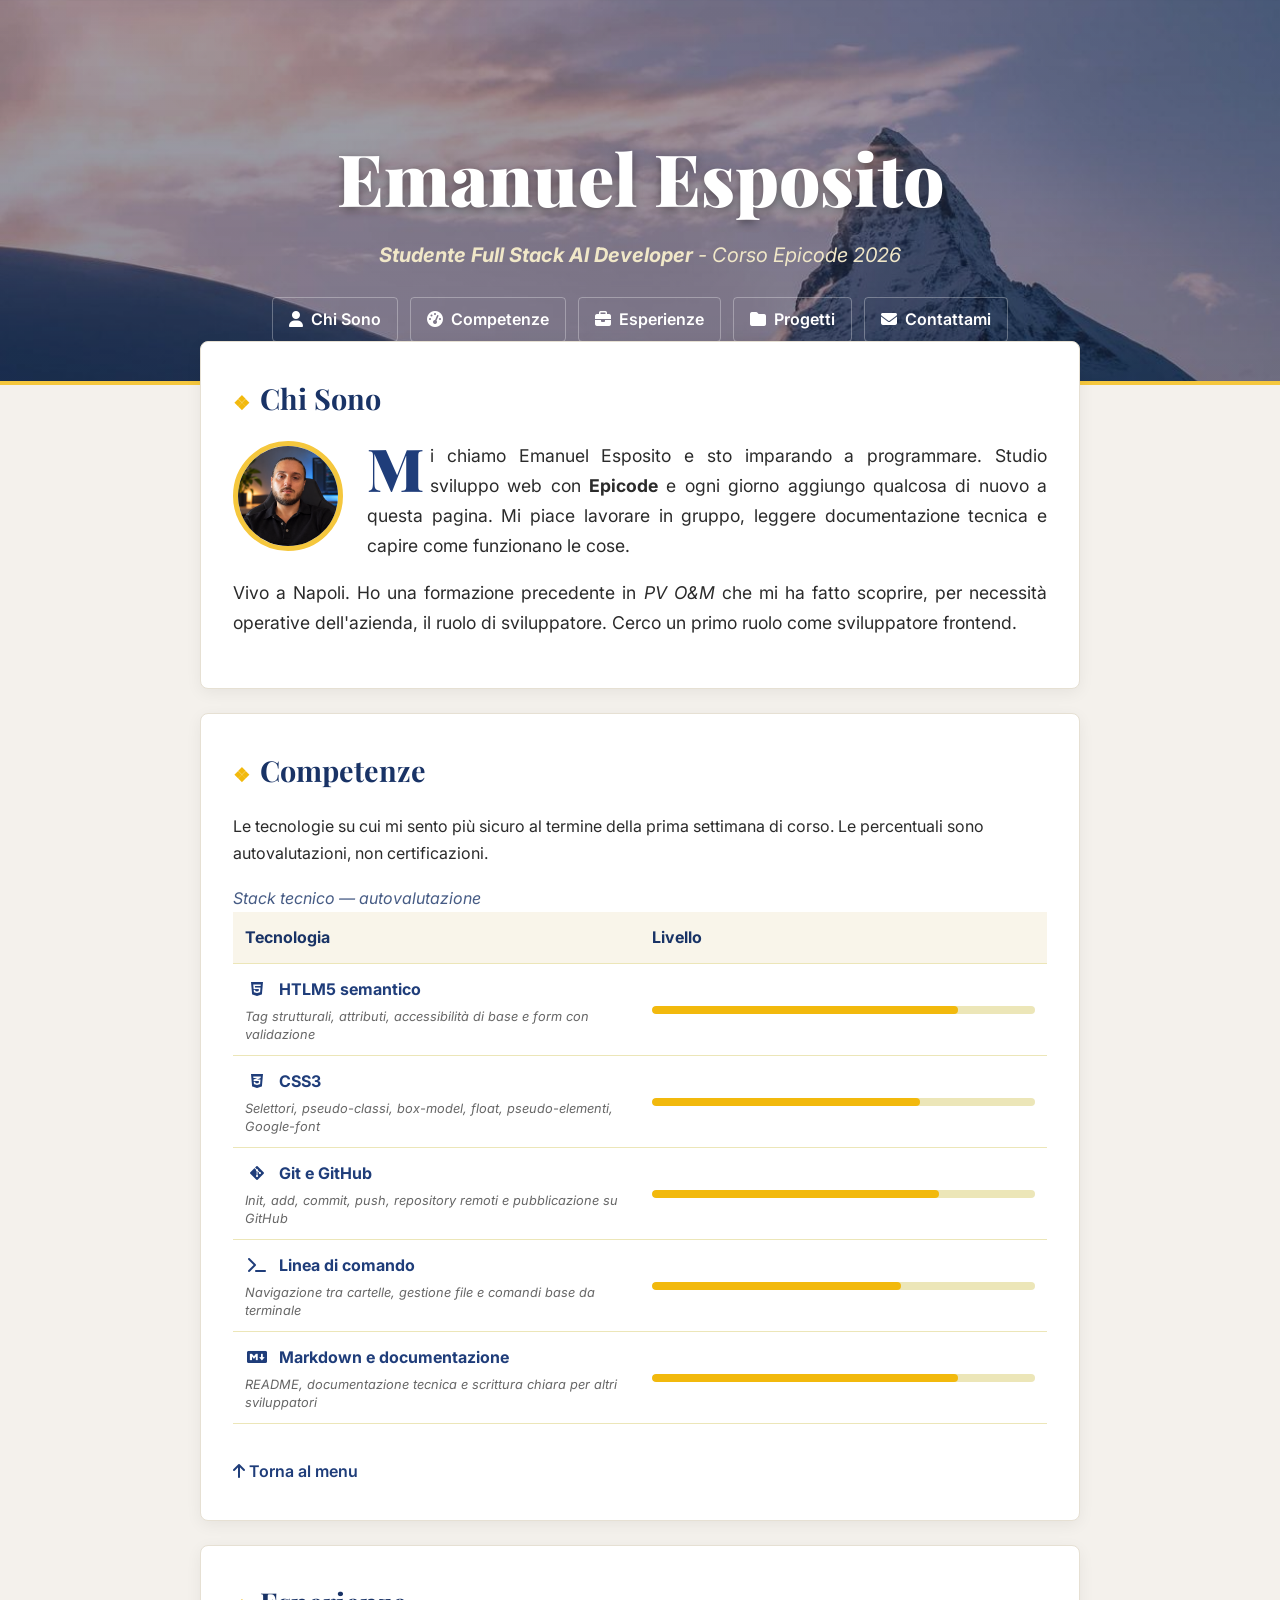
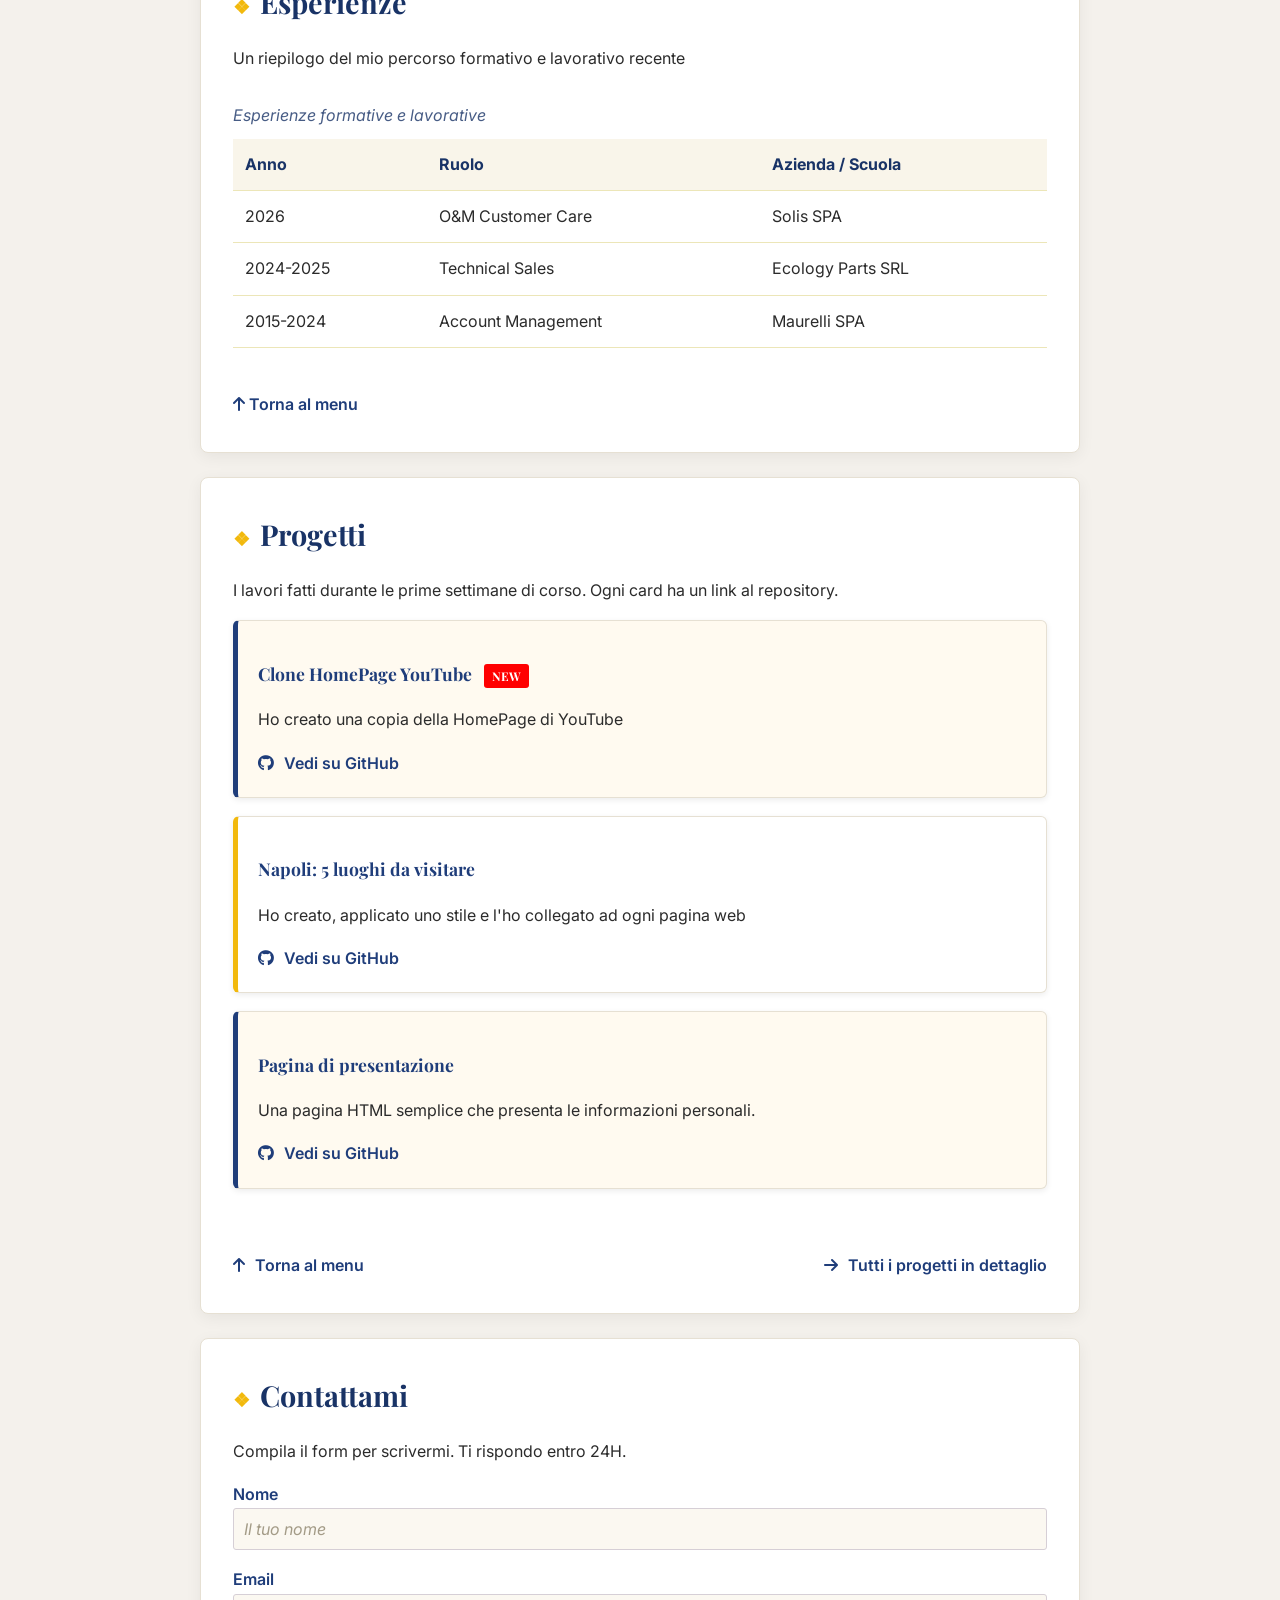
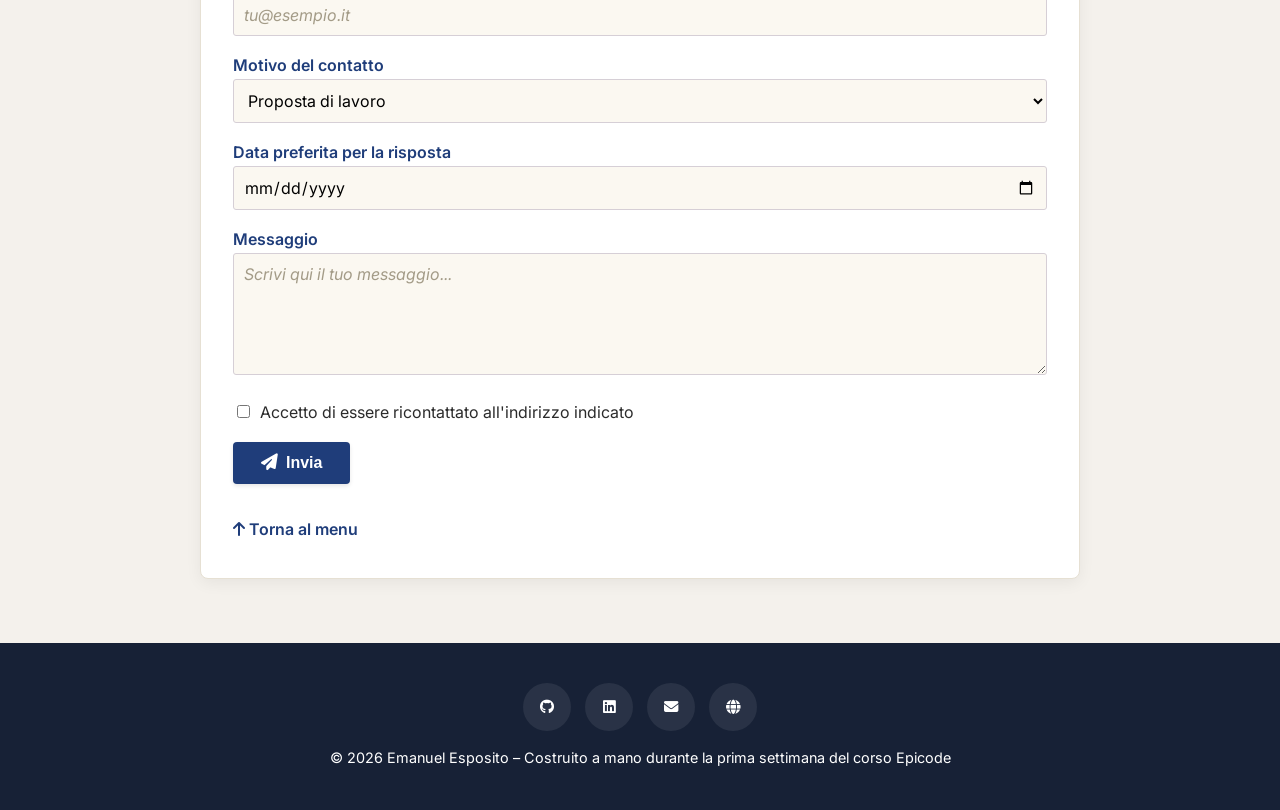
<file: index.html>
<!DOCTYPE html>
<html lang="it">

<head>
    <meta charset="UTF-8">
    <meta name="viewport" content="width=device-width, initial-scale=1.0">
    <title>Progetto Presentazione Personale</title>
    <link
        href="https://fonts.googleapis.com/css2?family=Playfair+Display:wght@700;900&family=Inter:wght@400;600&display=swap"
        rel="stylesheet" />
    <link rel="stylesheet" href="https://cdnjs.cloudflare.com/ajax/libs/font-awesome/6.5.2/css/all.min.css" />
    <link rel="stylesheet" type="text/css" href="assets/CSS/style.css">
</head>

<body>
    <!-- Blocco header/nav -->
    <header id="site-header">
        <h1>Emanuel Esposito</h1>
        <p class="tagline"><strong>Studente Full Stack AI Developer</strong> - Corso Epicode 2026</p>
        <nav>
            <ul>
                <li><a href="#chi-sono"><i class="fa-solid fa-user"></i>Chi Sono</a></li>
                <li><a href="#competenze"><i class="fa-solid fa-gauge-high"></i>Competenze</a></li>
                <li><a href="#esperienze"><i class="fa-solid fa-briefcase"></i>Esperienze</a></li>
                <li><a href="#progetti"><i class="fa-solid fa-folder"></i>Progetti</a></li>
                <li><a href="#contatti"><i class="fa-solid fa-envelope"></i>Contattami</a></li>
            </ul>
        </nav>
    </header>

    <!-- Blocco main -->
    <main>
        <!-- Sezione Chi Sono -->
        <section id="chi-sono">
            <h2>Chi Sono</h2>
            <img src="assets/IMG/Ritratto tech con luci calde e fredde.png" alt="Foto profilo di Emanuel" class="avatar" />
            <figcaption>Emanuel Esposito</figcaption>
            <p>Mi chiamo Emanuel Esposito e sto imparando a programmare. Studio sviluppo web con
                <strong>Epicode</strong> e ogni giorno
                aggiungo qualcosa di nuovo a questa pagina. Mi piace lavorare in gruppo, leggere documentazione tecnica
                e capire come funzionano le cose.
            </p>
            <p>Vivo a Napoli. Ho una formazione precedente in <em>PV O&M</em> che mi ha fatto scoprire, per necessità
                operative dell'azienda,
                il ruolo di sviluppatore.
                Cerco un primo ruolo come sviluppatore frontend.</p>
        </section>

        <!-- Sezione Competenze -->
        <section id="competenze">
            <h2>Competenze</h2>
            <p>Le tecnologie su cui mi sento più sicuro al termine della prima settimana di corso. Le percentuali sono
                autovalutazioni, non certificazioni.</p>
            <table class="skills-table">
                <caption>Stack tecnico — autovalutazione</caption>

                <thead>
                    <tr>
                        <th>Tecnologia</th>
                        <th>Livello</th>
                    </tr>
                </thead>

                <tbody>
                    <tr>
                        <td>
                            <strong>
                                <i class="fa-brands fa-html5"></i>
                                HTLM5 semantico
                            </strong>
                            <p class="skill-description">Tag strutturali, attributi, accessibilità di base e form con
                                validazione</p>
                        </td>
                        <td>
                            <div class="progress">
                                <div class="progress-bar level-80"></div>
                            </div>
                        </td>
                    </tr>
                    <tr>
                        <td>
                            <strong>
                                <i class="fa-brands fa-css3-alt"></i>
                                CSS3
                            </strong>
                            <p class="skill-description">Selettori, pseudo-classi, box-model, float, pseudo-elementi,
                                Google-font</p>
                        </td>
                        <td>
                            <div class="progress">
                                <div class="progress-bar level-70"></div>
                            </div>
                        </td>
                    </tr>
                    <tr>
                        <td>
                            <strong>
                                <i class="fa-brands fa-git-alt"></i>
                                Git e GitHub
                            </strong>
                            <p class="skill-description">Init, add, commit, push, repository remoti e pubblicazione su
                                GitHub</p>
                        </td>
                        <td>
                            <div class="progress">
                                <div class="progress-bar level-75"></div>
                            </div>
                        </td>
                    </tr>
                    <tr>
                        <td>
                            <strong>
                                <i class="fa-solid fa-terminal"></i>
                                Linea di comando
                            </strong>
                            <p class="skill-description">Navigazione tra cartelle, gestione file e comandi base da
                                terminale</p>
                        </td>
                        <td>
                            <div class="progress">
                                <div class="progress-bar level-65"></div>
                            </div>
                        </td>
                    </tr>
                    <tr>
                        <td>
                            <strong>
                                <i class="fa-brands fa-markdown"></i>
                                Markdown e documentazione
                            </strong>
                            <p class="skill-description">README, documentazione tecnica e scrittura chiara per altri
                                sviluppatori</p>
                        </td>
                        <td>
                            <div class="progress">
                                <div class="progress-bar level-80"></div>
                            </div>
                        </td>
                    </tr>
                </tbody>
            </table>
            <a class="torna-menu" href="#site-header">
                <i class="fa-solid fa-arrow-up"></i>
                Torna al menu</a>
        </section>

        <!-- Sezione Esperienze -->
        <section id="esperienze">
            <h2>Esperienze</h2>
            <p>Un riepilogo del mio percorso formativo e lavorativo recente</p>
            <table>
                <caption>Esperienze formative e lavorative</caption>
                <thead>
                    <tr>
                        <th scope="col">Anno</th>
                        <th scope="col">Ruolo</th>
                        <th scope="col">Azienda / Scuola</th>
                    </tr>
                </thead>
                <tbody>
                    <tr>
                        <td>2026</td>
                        <td>O&M Customer Care</td>
                        <td>Solis SPA</td>
                    </tr>
                    <tr>
                        <td>2024-2025</td>
                        <td>Technical Sales</td>
                        <td>Ecology Parts SRL</td>
                    </tr>
                    <tr>
                        <td>2015-2024</td>
                        <td>Account Management</td>
                        <td>Maurelli SPA</td>
                    </tr>
                </tbody>
            </table>
            <br />
            <a class="torna-menu" href="#site-header">
            <i class="fa-solid fa-arrow-up"></i>
            Torna al menu</a>
        </section>

        <!-- Sezione progetti -->
        <section id="progetti">
            <h2>Progetti</h2>
            <p>I lavori fatti durante le prime settimane di corso. Ogni card ha un link al repository.</p>

            <article class="project">
                <h3>Clone HomePage YouTube</h3>
                <p>Ho creato una copia della HomePage di YouTube</p>
                <a href="https://github.com/emanuel95esposito-ops/Epicode/blob/main/Precorso/YouTube%20Clone/index.html"
                    target="_blank">
                    <i class="fa-brands fa-github"></i>
                    Vedi su GitHub
                </a></li>
            </article>

            <article class="project">
                <h3>Napoli: 5 luoghi da visitare</h3>
                <p>Ho creato, applicato uno stile e l'ho collegato ad ogni pagina web</p>
                <a href="https://github.com/emanuel95esposito-ops/Epicode/blob/main/Precorso/CSS-Basics/index.html"
                    target="_blank">
                    <i class="fa-brands fa-github"></i>
                    Vedi su GitHub
                </a></li>
            </article>

            <article class="project">
                <h3>Pagina di presentazione</h3>
                <p>Una pagina HTML semplice che presenta le informazioni personali.</p>
                <a href="https://github.com/emanuel95esposito-ops/Epicode/blob/main/Precorso/HTML-Basics/Presentazione.html"
                    target="_blank">
                    <i class="fa-brands fa-github"></i>
                    Vedi su GitHub
                </a></li>
            </article>
            <br />
            <div class="link-progetti">
                <a class="torna-menu" href="#site-header">
                <i class="fa-solid fa-arrow-up"></i>
                Torna al menu
                </a>

                <a class="dettagli" href="progetti.html">
                <i class="fa-solid fa-arrow-right"></i>
                Tutti i progetti in dettaglio
                </a>
            </div>
        </section>

        <!-- Sezione Contatti -->
        <section id="contatti">
            <h2>Contattami</h2>
            <p>Compila il form per scrivermi. Ti rispondo entro 24H.</p>

            <form action="success.html" method="get">

                <p>
                    <label for="nome">Nome</label><br>
                    <input type="text" id="nome" name="nome" placeholder="Il tuo nome" required>
                </p>

                <p>
                    <label for="email">Email</label><br>
                    <input type="email" id="email" name="email" placeholder="tu@esempio.it" required>
                </p>

                <p>
                    <label for="motivo">Motivo del contatto</label><br>
                    <select id="motivo" name="motivo">
                        <option value="lavoro">Proposta di lavoro</option>
                        <option value="collaborazione">Collaborazione su un progetto</option>
                        <option value="info">Richiesta di informazioni</option>
                        <option value="altro">Altro</option>
                    </select>
                </p>

                <p>
                    <label for="data">Data preferita per la risposta</label><br>
                    <input type="date" id="data" name="data">
                </p>

                <p>
                    <label for="messaggio">Messaggio</label><br>
                    <textarea id="messaggio" name="messaggio" rows="5" placeholder="Scrivi qui il tuo messaggio..."
                        required></textarea>
                </p>

                <p>
                    <input type="checkbox" id="consenso" name="consenso" required>
                    <label for="consenso" class="consenso">Accetto di essere ricontattato all'indirizzo indicato</label>
                </p>

                <p>
                    <button type="submit"><i class="fa-solid fa-paper-plane"></i>Invia</button>
                </p>

            </form>
                <a class="torna-menu" href="#site-header">
                <i class="fa-solid fa-arrow-up"></i>
                Torna al menu
                </a>
        </section>
    </main>
    <footer id="site-footer">
        <div class="social">
            <a href="#site-footer" aria-label="GitHub">
                <i class="fa-brands fa-github"></i>
            </a>
            <a href="#site-footer" aria-label="LinkedIn">
                <i class="fa-brands fa-linkedin"></i>
            </a>
            <a href="#site-footer" aria-label="Email">
                <i class="fa-solid fa-envelope"></i>
            </a>
            <a href="#site-footer" aria-label="Sito Web">
                <i class="fa-solid fa-globe"></i>
            </a>
        </div>
        <p>&copy; 2026 Emanuel Esposito – Costruito a mano durante la prima settimana del corso Epicode</p>
    </footer>
</body>

</html>
</file>
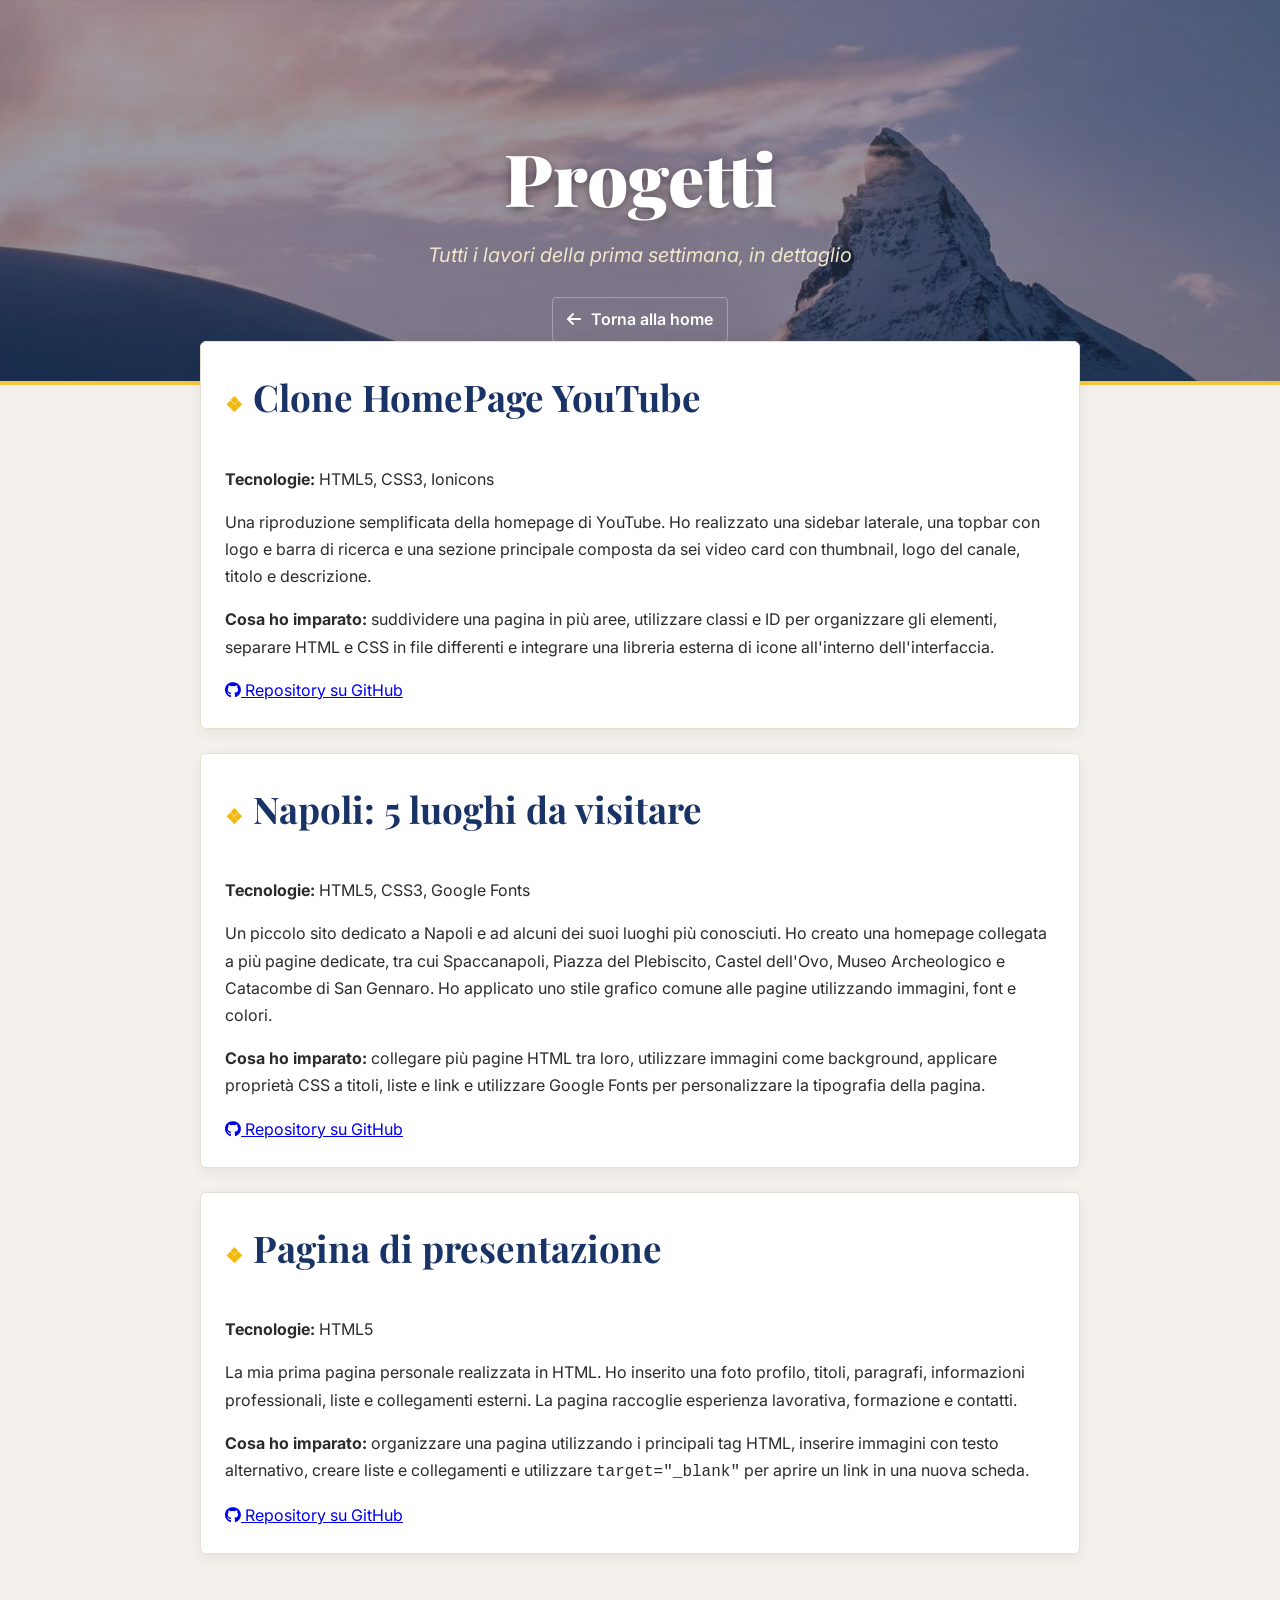
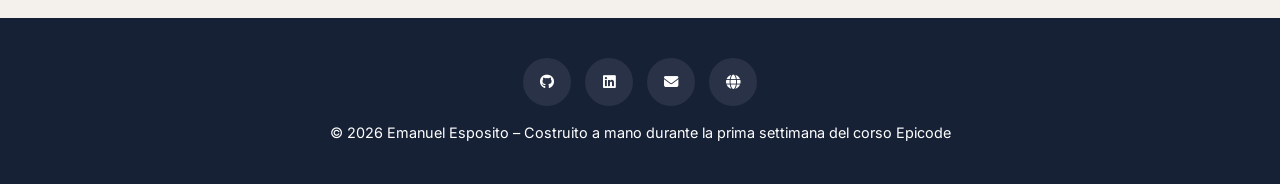
<file: progetti.html>
<!DOCTYPE html>
<html lang="it">

<head>
    <meta charset="UTF-8">
    <meta name="viewport" content="width=device-width, initial-scale=1.0">
    <title>Progetti - Emanuel Esposito</title>
    <link
        href="https://fonts.googleapis.com/css2?family=Playfair+Display:wght@700;900&family=Inter:wght@400;600&display=swap"
        rel="stylesheet" />
    <link rel="stylesheet" href="https://cdnjs.cloudflare.com/ajax/libs/font-awesome/6.5.2/css/all.min.css" />
    <link rel="stylesheet" type="text/css" href="assets/CSS/style.css">
</head>

<body>
    <header id="site-header" class="header-progetti">
        <h1>Progetti</h1>
        <p class="tagline"> Tutti i lavori della prima settimana, in dettaglio </p>
        <a class="torna-home" href="index.html">
            <i class="fa-solid fa-arrow-left"></i>
            Torna alla home
        </a>
    </header>

    <main class="main-progetti">
        <section id="dettagli-progetti">

            <article class="dettaglio">
                <h3>Clone HomePage YouTube</h3>
                <p><strong>Tecnologie:</strong> HTML5, CSS3, Ionicons</p>
                <p>Una riproduzione semplificata della homepage di YouTube.
                    Ho realizzato una sidebar laterale,
                    una topbar con logo e barra di ricerca
                    e una sezione principale composta da sei video card
                    con thumbnail, logo del canale,
                    titolo e descrizione.</p>
                <p><strong>Cosa ho imparato:</strong> suddividere una pagina in più aree,
                    utilizzare classi e ID per organizzare gli elementi,
                    separare HTML e CSS in file differenti
                    e integrare una libreria esterna di icone
                    all'interno dell'interfaccia.</p>
                <a href="https://github.com/emanuel95esposito-ops/Epicode/blob/main/Precorso/YouTube%20Clone/index.html"
                    target="_blank">
                    <i class="fa-brands fa-github"></i>
                    Repository su GitHub
                </a></li>
            </article>

            <article class="dettaglio">
                <h3>Napoli: 5 luoghi da visitare</h3>
                <p><strong>Tecnologie:</strong> HTML5, CSS3, Google Fonts</p>
                <p>Un piccolo sito dedicato a Napoli e ad alcuni dei suoi
                    luoghi più conosciuti.
                    Ho creato una homepage collegata a più pagine dedicate,
                    tra cui Spaccanapoli, Piazza del Plebiscito,
                    Castel dell'Ovo, Museo Archeologico e
                    Catacombe di San Gennaro.
                    Ho applicato uno stile grafico comune alle pagine
                    utilizzando immagini, font e colori.</p>
                <p><strong>Cosa ho imparato:</strong> collegare più pagine HTML tra loro,
                    utilizzare immagini come background,
                    applicare proprietà CSS a titoli, liste e link
                    e utilizzare Google Fonts per personalizzare
                    la tipografia della pagina.</p>
                <a href="https://github.com/emanuel95esposito-ops/Epicode/blob/main/Precorso/CSS-Basics/index.html"
                    target="_blank">
                    <i class="fa-brands fa-github"></i>
                    Repository su GitHub
                </a></li>
            </article>

            <article class="dettaglio">
                <h3>Pagina di presentazione</h3>
                <p><strong>Tecnologie:</strong> HTML5</p>
                <p>La mia prima pagina personale realizzata in HTML.
                    Ho inserito una foto profilo, titoli, paragrafi,
                    informazioni professionali, liste e collegamenti esterni.
                    La pagina raccoglie esperienza lavorativa,
                    formazione e contatti.</p>
                <p><strong>Cosa ho imparato:</strong> organizzare una pagina utilizzando i principali tag HTML,
                    inserire immagini con testo alternativo,
                    creare liste e collegamenti e utilizzare
                    <code>target="_blank"</code>
                    per aprire un link in una nuova scheda.
                </p>
                <a href="https://github.com/emanuel95esposito-ops/Epicode/blob/main/Precorso/HTML-Basics/Presentazione.html"
                    target="_blank">
                    <i class="fa-brands fa-github"></i>
                    Repository su GitHub
                </a></li>
            </article>
        </section>
    </main>
    <footer id="site-footer">

        <div class="social">

            <a href="#" aria-label="GitHub">
                <i class="fa-brands fa-github"></i>
            </a>

            <a href="#" aria-label="LinkedIn">
                <i class="fa-brands fa-linkedin"></i>
            </a>

            <a href="#" aria-label="Email">
                <i class="fa-solid fa-envelope"></i>
            </a>

            <a href="#" aria-label="Sito Web">
                <i class="fa-solid fa-globe"></i>
            </a>

        </div>

        <p>
            &copy; 2026 Emanuel Esposito –
            Costruito a mano durante la prima settimana del corso Epicode
        </p>

    </footer>

</body>

</html>
</file>
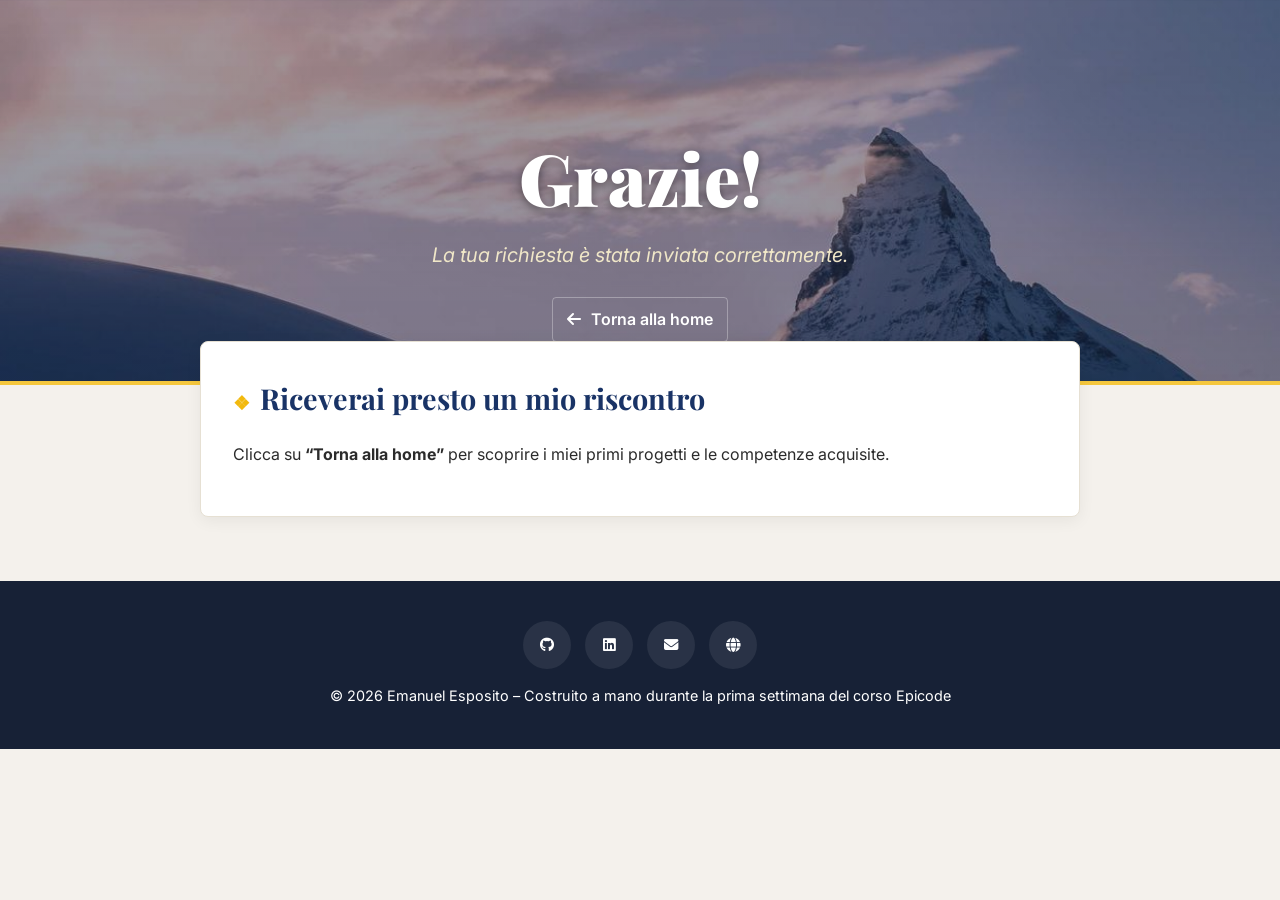
<file: success.html>
<!DOCTYPE html>
<html lang="it">

<head>
    <meta charset="UTF-8">
    <meta name="viewport" content="width=device-width, initial-scale=1.0">
    <title>Messaggio inviato - Emanuel Esposito</title>
    <link
        href="https://fonts.googleapis.com/css2?family=Playfair+Display:wght@700;900&family=Inter:wght@400;600&display=swap"
        rel="stylesheet">
    <link rel="stylesheet" href="https://cdnjs.cloudflare.com/ajax/libs/font-awesome/6.5.2/css/all.min.css">
    <link rel="stylesheet" href="assets/CSS/style.css">
</head>

<body>
    <header id="site-header" class="header-progetti">
        <h1>Grazie!</h1>
        <p class="tagline">La tua richiesta è stata inviata correttamente.</p>
        
        <a class="torna-home" href="index.html">
            <i class="fa-solid fa-arrow-left"></i>
            Torna alla home
        </a>
    </header>

    <main class="main-progetti">
        <section id="messaggio-inviato">
            <h2>Riceverai presto un mio riscontro</h2>

            <p>Clicca su <strong>“Torna alla home”</strong> per scoprire i miei primi progetti e le competenze acquisite.</p>

        </section>
    </main>

    <footer id="site-footer">
        <div class="social">

            <a href="#site-footer" aria-label="GitHub">
                <i class="fa-brands fa-github"></i>
            </a>

            <a href="#site-footer" aria-label="LinkedIn">
                <i class="fa-brands fa-linkedin"></i>
            </a>

            <a href="#site-footer" aria-label="Email">
                <i class="fa-solid fa-envelope"></i>
            </a>

            <a href="#site-footer" aria-label="Sito Web">
                <i class="fa-solid fa-globe"></i>
            </a>

        </div>

        <p>
            &copy; 2026 Emanuel Esposito –
            Costruito a mano durante la prima
            settimana del corso Epicode
        </p>

    </footer>

</body>

</html>
</file>
<file: assets/CSS/style.css>
*,
*::before,
*::after {
    box-sizing: border-box;
}

body {
    margin: 0;
    font-family: 'Inter', Arial, sans-serif;
    font-size: 16px;
    line-height: 1.7;
    color: #2b2b2b;
    background-color: #f4f1ec;
}

h1, h2, h3 {
    font-family: 'Playfair Display', Georgia, serif;
}

main {
    max-width: 920px;
    margin: -44px auto 0;
    padding: 0 20px 40px;
    position: relative;
    z-index: 2;
}

main section {
    padding: 32px;
    margin-bottom: 24px;
    border: 1px solid #e6e0d3;
    border-radius: 8px;
    box-shadow: 0 4px 16px rgba(0, 0, 0, 0.06);
    background-color: #FFFFFF;
}

main section h2::before {
    content: "\2756";
    color:hsl(45, 90%, 50%);
    font-family: Arial, sans-serif;
    font-size: 0.67em;
    margin-right: 10px;
}

#site-header {
    background-image: 
        linear-gradient(
            rgba(25, 35, 65, 0.40),
            rgba(25, 35, 65, 0.50)
        ),
        url("../IMG/header-bg.jpg");
    background-size: cover;
    background-position: center 60%;
    color: #ffffff;
    text-align: center;
    padding: 141px 20px 39px;
    border-bottom: 4px solid hsl(45, 90%, 60%);
    position: relative;
}


#site-header h1 {
    font-size: 4.5rem;
    font-weight: 900;
    margin: 0 0 28px;
    line-height: 1;
    text-shadow: 0 3px 10px rgba(0, 0, 0, 0.4);
}

.tagline {
    color: #f0e7c8;
    font-style: italic;
    font-size: 1.25rem;
    margin: 0 0 28px;
    line-height: 1.4;
}

nav {
	text-align: center;
    position: relative;
    z-index: 1;
}

nav ul {
    margin: 0;
    padding-left:0;
    list-style-type: none;
}

nav ul li {
	list-style-type: none;
	display: inline-block;
}

nav a {
    display: inline-block;
    padding: 8px 16px;
    margin: 0 4px;
    color: #ffffff;
    text-decoration: none;
    font-weight: 600;
    border:1px solid rgba(255,255,255,0.3);
    border-radius: 4px;
}

nav a:hover {
    color: hsl(220, 60%, 25%);
    background-color: hsl(45, 90%, 60%);
    border-color: hsl(45, 90%, 60%);    
}

nav a i {
    margin-right: 8px;
}

h2 {
    font-size: 1.8rem;
    color: hsl(220, 60%, 25%);
    text-align: left;
    margin-top: 0;
    margin-bottom: 18px;
}


h3 {
    font-size: 1.1rem;
    color: #1F3D7A;
    text-align: left;
}

#chi-sono {
    background-color: #ffffff;
    text-align: justify;
}

#chi-sono p {
    font-size: 1.10rem;
    font-style: normal;
    color: #2b2b2b;
    line-height: 1.7;
}

.avatar {
    width: 110px;
    height: 110px;
    border: 5px solid hsl(45, 90%, 60%);
    border-radius: 50%;
    float: left;
    margin: 0 24px 12px 0;
    object-fit: cover;
    object-position: center 50%;
}

#chi-sono figcaption {
    display: none;
}

#competenze {
    clear: both;
}

#chi-sono p:first-of-type::first-letter{
    font-family: 'Playfair Display', Georgia, serif;
    font-size: 3.7rem;
    font-weight: 900;
    float: left;
    margin-right: 6px;
    color: hsl(220, 60%, 30%);
    line-height: 0.9;
}

.skills-table {
    width: 100%;
    border-collapse: collapse;
    margin: 18px 0;
}

.skills-table caption {
    text-align: left;
    font-style: italic;
    color: hsl(220, 30%, 40%);
}


.skills-table th, .skills-table td {
    padding: 12px;
    border-bottom: 1px solid #ece6b8;
    text-align: left;
    width: 50%;
}

.skills-table th {
    color: hsl(220, 60%, 25%);
    background-color: #f9f5ea;
}

.skills-table strong {
    display: block;
    color: hsl(220, 60%, 30%);
}

.skills-table strong i {
    width: 24px;
    margin-right: 6px;
    color:hsl(220, 60%, 30%);
    text-align:center;
}

.progress {
    width: 100%;
    height: 8px;
    background-color: #ece6b8;
    border-radius: 10px;
    overflow: hidden;
}

.progress-bar {
    height: 100%;
    background-color: hsl(45, 90%, 50%);
    border-radius: 10px;
}

.level-80 {
    width:80%;
}

.level-70 {
    width:70%;
}

.level-75 {
    width:75%;
}

.level-65 {
    width:65%;
}

#esperienze table {
    width: 100%;
    border-collapse: collapse;
    margin-top: 18px;
}

#esperienze caption {
    text-align: left;
    color: hsl(220, 30%, 40%);
    font-style: italic;
    padding: 12px 0 10px;
}

#esperienze th, #esperienze td {
    padding: 12px;
    border-bottom: 1px solid #ece6b8;
    text-align: left;
}

#esperienze th {
    color: hsl(220, 60%, 25%);
    background-color: #f9f5ea;
}

.skill-description {
    margin: 4px 0 0;
    font-size: 0.8rem;
    font-style: italic;
    color: #666666;
    line-height: 1.4;
}

.project {
    box-shadow: 0 2px 6px rgba(0, 0, 0, 0.08);
    padding: 20px;
    margin-bottom: 18px;
    border: 1px solid #e6e0d3;
    border-radius: 6px;
}

.project:nth-of-type(odd) {
    background-color: #fffaf0;
    border-left: 5px solid hsl(220, 60%, 30%);
}


.project:nth-of-type(even) {
    background-color: #ffffff;
    border-left: 5px solid hsl(45, 90%, 50%);
}

.project a {
    color: hsl(220, 60%, 30%);
    font-weight: 600;
    text-decoration: none;
}

.project a i {
    margin-right: 6px;
}

.project a:hover {
    color: hsl(220, 60%, 45%);
    border-bottom: 2px solid hsl(45, 90%, 50%);
}

.project:first-of-type h3::after{
    content: "NEW";
    display: inline-block;
    padding: 2px 8px;
    margin-left: 12px;
    background-color: red;
    color:#ffffff;
    border-radius: 3px;
    font-size: 0.75rem;
}

label {
    font-weight: 600;
    color: hsl(220, 60%, 30%);
}

input,
textarea,
select {
    padding: 10px;
    font-family: 'Inter', Arial, sans-serif;
    font-size: 1rem;
    width: 100%;
    background-color: #fbf8f1;
    border: 1px solid #d6cfd6;
    border-radius: 3px;
}

input[type="checkbox"] {
    width: auto;
    margin-right: 6px;
}   

.consenso {
    color: #2b2b2b;
    font-weight: normal;
}

input::placeholder,
textarea::placeholder,
select::placeholder {
    color: #a39b87;
    font-style:italic;
}

input:focus,
textarea:focus,
select:focus {
    background-color: #ffffff;
    border-color: hsl(220, 60%, 30%);
    outline: none;
}

button {
    color: #ffffff;
    background-color: hsl(220, 60%, 30%);
    width: auto;
    padding: 12px 28px;
    border: none;
    border-radius: 4px;
    box-shadow: 0 2px 4px rgba(0, 0, 0, 0.1);
    font-size: 1rem;
    font-weight: 600;
}

button:hover {
    background-color: hsl(220, 60%, 45%);
    color: #ffffff;
    box-shadow: 0 4px 10px rgba(0, 0, 0, 0.18);
}

button i {
    margin-right: 8px;
    font-size: 1.05rem;
}

.torna-menu {
    display: inline-block;
    margin-top: 16px;
    color: hsl(220, 60%, 30%);
    font-weight: 600;
    text-decoration: none;
    border-bottom: 2px solid transparent;
}

.torna-menu:hover {
    color: hsl(220, 60%, 45%);
    border-bottom-color: hsl(45, 90%, 50%);
}

.link-progetti .torna-menu {
    float: left;
    margin: 0;
}

#site-header .torna-home {
    display: inline-block;
    margin-top: 14.1px;
    padding: 8px 14px;
    color: #ffffff;
    font-weight: 600;
    text-decoration: none;
    border: 1px solid rgba(255, 255, 255, 0.3);
    border-radius: 4px;
}

#site-header .torna-home:hover {
    color: hsl(220, 60%, 25%);
    background-color: hsl(45, 90%, 60%);
    border-color: hsl(45, 90%, 60%);
}

#site-header .torna-home i {
    margin-right: 6px;
}

#site-footer {
    background-color: hsl(220, 40%, 15%);
    color: #ffffff;
    text-align: center;
    font-size: 0.9rem;
    padding: 40px 20px;
}

.link-progetti {
    margin-top: 18px;
}

.link-progetti .torna-menu {
    float: left;
    margin:0;
}

.link-progetti .dettagli {
    float: right;
    margin:0;
    color: hsl(220, 60%, 30%);
    font-weight: 600;
    text-decoration: none;
    border-bottom: 2px solid transparent;
}

.link-progetti .dettagli:hover {
    color: hsl(220, 60%, 45%);
    border-bottom-color: hsl(45, 90%, 50%);
}

.link-progetti::after {
    content: "";
    display: block;
    clear: both;
}

.link-progetti i {
    margin-right: 6px;
}

.dettagli a {
    color: hsl(220, 60%, 30%);
    font-weight: 600;
    text-decoration: none;
    border-bottom: 2px solid transparent;
}

.dettagli a:hover {
    color: hsl(220, 60%, 45%);
    border-bottom-color: hsl(45, 90%, 50%);
}

.dettaglio {
    margin-top: 24px;
    padding: 24px;
    background-color:#ffffff;
    border: 1px solid #e6e0d3;
    border-radius: 6px;
    box-shadow: 0 4px 16px rgba(0, 0, 0, 0.06);
}

.dettaglio h3::before {
    content: "\2756";
    color: hsl(45, 90%, 50%);
    font-size: 0.55em;
    margin-right: 10px;
}

.dettaglio h3 {
    font-size: 2.3rem;
    margin-top: 0;
    color: hsl(220, 60%, 25%);
}

.social a {
    display:inline-block;
    width: 48px;
    height: 48px;
    margin: 0 5px 15px;
    line-height: 48px;
    color: #ffffff;
    background-color:rgba(255,255,255,0.08);
    border-radius: 50%;
    text-decoration: none;
}

.social a:hover {
    color:hsl(220, 60%, 20%);
    background-color: hsl(45, 90%, 60%);
}

#dettagli-progetti {
    background-color: transparent;
    border: none;
    box-shadow: none;
    padding: 0;
    margin-top: -10px;
}

.header-progetti h1 {
    font-size: 3.5rem;
    margin: 0 0 14px;
}

.header-progetti .tagline {
    font-size: 1.25rem;
    margin: 0 0 14px;
}

.header-progetti .torna-home {
    margin-top: 0;
}

#dettagli-progetti .dettaglio:first-child {
    margin-top: 0;
}

#site-footer p {
    margin: 0;
}

#dettagli-progetti {
    background-color: transparent;
    border: none;
    box-shadow: none;
    padding: 0;
}

.main-progetti {
    margin-top: -44px;
}
</file>
